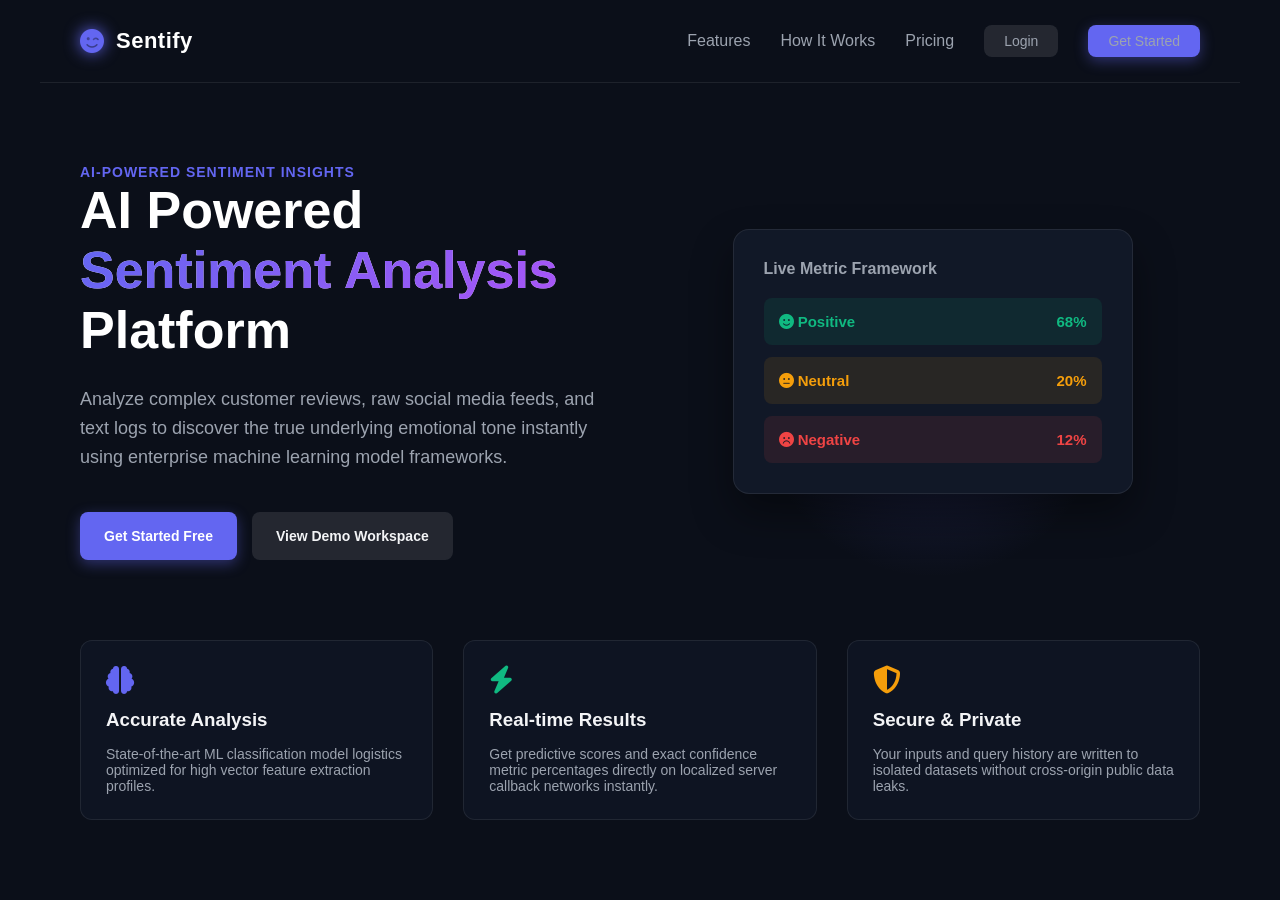
<file: frontend/index.html>
<!DOCTYPE html>
<html lang="en">
<head>
    <meta charset="UTF-8">
    <meta name="viewport" content="width=device-width, initial-scale=1.0">
    <title>Sentify - AI Powered Sentiment Analysis Platform</title>
    <link rel="stylesheet" href="css/style.css">
    <link rel="stylesheet" href="https://cdnjs.cloudflare.com/ajax/libs/font-awesome/6.4.0/css/all.min.css">
    <style>
        /* Specific Landing Page Configurations */
        .landing-hero {
            display: flex;
            align-items: center;
            justify-content: space-between;
            max-width: 1200px;
            margin: 80px auto;
            padding: 0 40px;
            gap: 50px;
        }
        .hero-text { flex: 1; }
        .hero-text h1 {
            font-size: 52px;
            font-weight: 800;
            line-height: 1.15;
            margin-bottom: 25px;
            background: linear-gradient(135deg, #fff 60%, #9ca3af);
            -webkit-background-clip: text;
            -webkit-text-fill-color: transparent;
        }
        .hero-text h1 span {
            background: linear-gradient(135deg, #6366f1, #a855f7);
            -webkit-background-clip: text;
            -webkit-text-fill-color: transparent;
        }
        .hero-text p {
            font-size: 18px;
            color: var(--text-muted);
            margin-bottom: 40px;
            line-height: 1.6;
        }
        .hero-visual {
            flex: 1;
            display: flex;
            justify-content: center;
            position: relative;
        }
        .globe-glow {
            width: 350px;
            height: 350px;
            border-radius: 50%;
            background: radial-gradient(circle, rgba(99,102,241,0.2) 0%, transparent 70%);
            position: absolute;
            z-index: 1;
            animation: pulse 4s infinite alternate;
        }
        .mock-card-container {
            position: relative;
            z-index: 2;
            background: var(--sidebar-bg);
            border: 1px solid var(--border-color);
            padding: 30px;
            border-radius: 16px;
            box-shadow: 0 20px 40px rgba(0,0,0,0.4);
            width: 100%;
            max-width: 400px;
        }
        .navbar-landing {
            display: flex;
            justify-content: space-between;
            align-items: center;
            max-width: 1200px;
            margin: 0 auto;
            padding: 25px 40px;
            border-bottom: 1px solid var(--border-color);
        }
        .nav-links { display: flex; gap: 30px; align-items: center; }
        .nav-links a { color: var(--text-muted); text-decoration: none; font-weight: 500; transition: color 0.3s;}
        .nav-links a:hover { color: white; }
        @keyframes pulse {
            0% { transform: scale(0.95); opacity: 0.6; }
            100% { transform: scale(1.05); opacity: 0.9; }
        }
    </style>
</head>
<body style="background-color: #0b0f19;">

    <header class="navbar-landing">
        <div class="logo">
            <i class="fa-solid fa-face-smile-wink brand-icon"></i>
            <h2 style="color: white;">Sentify</h2>
        </div>
        <nav class="nav-links">
            <a href="#">Features</a>
            <a href="#">How It Works</a>
            <a href="#">Pricing</a>
            <a href="auth.html" class="btn btn-secondary" style="padding: 8px 20px; margin:0;">Login</a>
            <a href="dashboard.html" class="btn btn-primary" style="padding: 8px 20px; margin:0;">Get Started</a>
        </nav>
    </header>

    <main class="landing-hero">
        <div class="hero-text">
            <span style="color: var(--accent-purple); font-weight: 700; letter-spacing: 1px; text-transform: uppercase; font-size: 14px;">AI-Powered Sentiment Insights</span>
            <h1>AI Powered <br><span>Sentiment Analysis</span> Platform</h1>
            <p>Analyze complex customer reviews, raw social media feeds, and text logs to discover the true underlying emotional tone instantly using enterprise machine learning model frameworks.</p>
            <div class="btn-group">
                <a href="dashboard.html" class="btn btn-primary" style="text-decoration: none; display: inline-block; line-height: 24px;">Get Started Free</a>
                <a href="dashboard.html" class="btn btn-secondary" style="text-decoration: none; display: inline-block; line-height: 24px;">View Demo Workspace</a>
            </div>
        </div>

        <div class="hero-visual">
            <div class="globe-glow"></div>
            <div class="mock-card-container">
                <h3 style="font-size: 16px; margin-bottom: 20px; color: var(--text-muted);">Live Metric Framework</h3>
                <div class="badge positive" style="display: flex; justify-content: space-between; padding: 15px; margin-bottom: 12px; font-size: 15px; border-radius: 8px;">
                    <span><i class="fa-solid fa-face-smile"></i> Positive</span> <span>68%</span>
                </div>
                <div class="badge neutral" style="display: flex; justify-content: space-between; padding: 15px; margin-bottom: 12px; font-size: 15px; border-radius: 8px;">
                    <span><i class="fa-solid fa-face-meh"></i> Neutral</span> <span>20%</span>
                </div>
                <div class="badge negative" style="display: flex; justify-content: space-between; padding: 15px; font-size: 15px; border-radius: 8px;">
                    <span><i class="fa-solid fa-face-frown"></i> Negative</span> <span>12%</span>
                </div>
            </div>
        </div>
    </main>

    <section style="display: grid; grid-template-columns: repeat(3, 1fr); max-width: 1200px; margin: 40px auto; padding: 0 40px; gap: 30px;">
        <div class="card" style="flex-direction: column; align-items: flex-start; gap: 15px;">
            <i class="fa-solid fa-brain" style="font-size: 28px; color: var(--accent-purple);"></i>
            <h3>Accurate Analysis</h3>
            <p style="color: var(--text-muted); font-size: 14px;">State-of-the-art ML classification model logistics optimized for high vector feature extraction profiles.</p>
        </div>
        <div class="card" style="flex-direction: column; align-items: flex-start; gap: 15px;">
            <i class="fa-solid fa-bolt" style="font-size: 28px; color: var(--color-pos);"></i>
            <h3>Real-time Results</h3>
            <p style="color: var(--text-muted); font-size: 14px;">Get predictive scores and exact confidence metric percentages directly on localized server callback networks instantly.</p>
        </div>
        <div class="card" style="flex-direction: column; align-items: flex-start; gap: 15px;">
            <i class="fa-solid fa-shield-halved" style="font-size: 28px; color: var(--color-neu);"></i>
            <h3>Secure & Private</h3>
            <p style="color: var(--text-muted); font-size: 14px;">Your inputs and query history are written to isolated datasets without cross-origin public data leaks.</p>
        </div>
    </section>

</body>
</html>
</file>
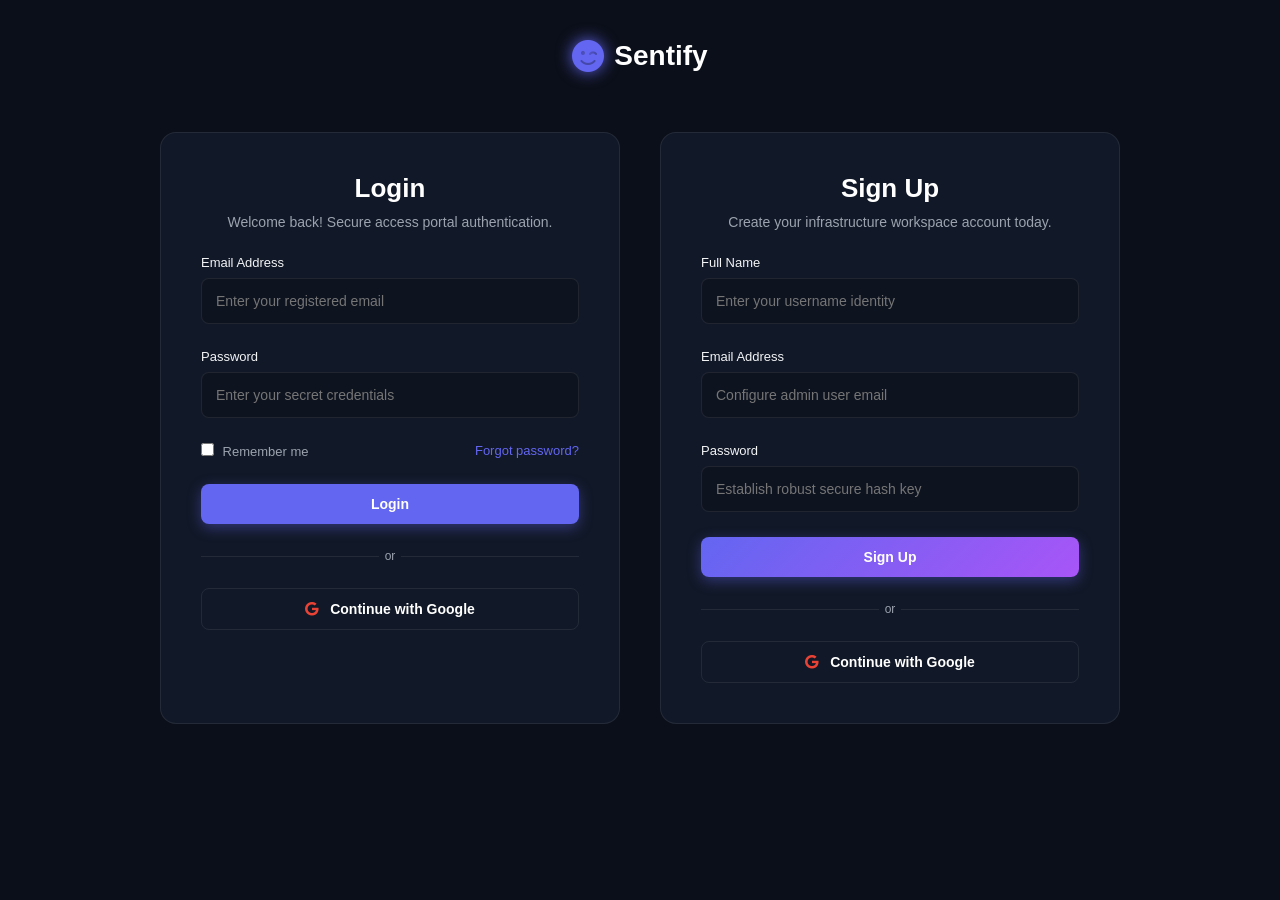
<file: frontend/auth.html>
<!DOCTYPE html>
<html lang="en">
<head>
    <meta charset="UTF-8">
    <meta name="viewport" content="width=device-width, initial-scale=1.0">
    <title>Sentify - Gateway Access Portal</title>
    <link rel="stylesheet" href="css/style.css">
    <link rel="stylesheet" href="https://cdnjs.cloudflare.com/ajax/libs/font-awesome/6.4.0/css/all.min.css">
    <style>
        .auth-master-wrap {
            display: grid;
            grid-template-columns: 1fr 1fr;
            max-width: 1000px;
            margin: 60px auto;
            gap: 40px;
            padding: 0 20px;
        }
        .auth-form-panel {
            background-color: var(--sidebar-bg);
            border: 1px solid var(--border-color);
            border-radius: 16px;
            padding: 40px;
            display: flex;
            flex-direction: column;
            gap: 25px;
        }
        .auth-form-panel h2 { text-align: center; font-size: 26px; font-weight: 700;}
        .auth-form-panel p { text-align: center; color: var(--text-muted); font-size: 14px; margin-top: -15px; }
        .input-wrapper { display: flex; flex-direction: column; gap: 8px; }
        .input-wrapper label { font-size: 13px; font-weight: 500; color: var(--text-main); }
        .input-wrapper input {
            background: rgba(0,0,0,0.2);
            border: 1px solid var(--border-color);
            padding: 14px;
            border-radius: 8px;
            color: white;
            font-size: 14px;
            outline: none;
            transition: border 0.3s;
        }
        .input-wrapper input:focus { border-color: var(--accent-purple); }
        .google-btn {
            background: transparent;
            border: 1px solid var(--border-color);
            color: white;
            display: flex;
            align-items: center;
            justify-content: center;
            gap: 12px;
            font-weight: 600;
        }
        .google-btn:hover { background: rgba(255,255,255,0.05); }
        .divider {
            display: flex;
            align-items: center;
            text-align: center;
            color: var(--text-muted);
            font-size: 12px;
        }
        .divider::before, .divider::after {
            content: '';
            flex: 1;
            border-bottom: 1px solid var(--border-color);
        }
        .divider:not(:empty)::before { margin-right: .5em; }
        .divider:not(:empty)::after { margin-left: .5em; }
    </style>
</head>
<body style="background-color: #0b0f19; color: white;">

    <div style="text-align: center; margin-top: 40px;">
        <a href="index.html" style="text-decoration: none; color: white; display: inline-flex; align-items: center; gap: 10px;">
            <i class="fa-solid fa-face-smile-wink brand-icon" style="font-size: 32px;"></i>
            <h1 style="font-size: 28px; font-weight: 800;">Sentify</h1>
        </a>
    </div>

    <main class="auth-master-wrap">
        <div class="auth-form-panel">
            <h2>Login</h2>
            <p>Welcome back! Secure access portal authentication.</p>
            
            <div class="input-wrapper">
                <label>Email Address</label>
                <input type="email" placeholder="Enter your registered email">
            </div>
            <div class="input-wrapper">
                <label>Password</label>
                <input type="password" placeholder="Enter your secret credentials">
            </div>

            <div style="display: flex; justify-content: space-between; font-size: 13px; color: var(--text-muted);">
                <label style="cursor: pointer;"><input type="checkbox" style="margin-right: 5px;"> Remember me</label>
                <a href="#" style="color: var(--accent-purple); text-decoration: none;">Forgot password?</a>
            </div>

            <a href="dashboard.html" class="btn btn-primary" style="text-align: center; text-decoration: none;">Login</a>
            <div class="divider">or</div>
            <button class="btn google-btn"><i class="fa-brands fa-google" style="color: #ea4335;"></i> Continue with Google</button>
        </div>

        <div class="auth-form-panel">
            <h2>Sign Up</h2>
            <p>Create your infrastructure workspace account today.</p>

            <div class="input-wrapper">
                <label>Full Name</label>
                <input type="text" placeholder="Enter your username identity">
            </div>
            <div class="input-wrapper">
                <label>Email Address</label>
                <input type="email" placeholder="Configure admin user email">
            </div>
            <div class="input-wrapper">
                <label>Password</label>
                <input type="password" placeholder="Establish robust secure hash key">
            </div>

            <a href="dashboard.html" class="btn btn-primary" style="text-align: center; text-decoration: none; background: linear-gradient(135deg, #6366f1, #a855f7);">Sign Up</a>
            <div class="divider">or</div>
            <button class="btn google-btn"><i class="fa-brands fa-google" style="color: #ea4335;"></i> Continue with Google</button>
        </div>
    </main>

</body>
</html>
</file>
<file: frontend/css/style.css>
/* --- GLOBAL VARIABLES (Sentify Enterprise Dark Theme Palette) --- */
:root {
    /* Application Structural Base Canvas Tones */
    --bg-dark: #0b0f19;
    --sidebar-bg: #111827;
    --card-bg: rgba(17, 24, 39, 0.7);
    --border-color: rgba(255, 255, 255, 0.08);
    
    /* Typography Component Gradients */
    --text-main: #f3f4f6;
    --text-muted: #9ca3af;
    
    /* Brand Accent Telemetry & Glow Constants */
    --accent-purple: #6366f1;
    --accent-glow: rgba(99, 102, 241, 0.15);
    
    /* Strict Semantic Class Mapping Configurations */
    --color-pos: #10b981;
    --color-neu: #f59e0b;
    --color-neg: #ef4444;
}

/* --- RESET & BASE SYSTEM STYLES --- */
* {
    margin: 0;
    padding: 0;
    box-sizing: border-box;
    font-family: 'Segoe UI', Roboto, Helvetica, Arial, sans-serif;
}

body {
    background-color: var(--bg-dark);
    color: var(--text-main);
    overflow-x: hidden;
}

/* --- MASTER VIEWPORT CONFIGURATION --- */
.app-container {
    display: flex;
    min-height: 100vh;
}

/* --- SIDEBAR APPLICATION NAVIGATION PANEL --- */
.sidebar {
    width: 260px;
    background-color: var(--sidebar-bg);
    border-right: 1px solid var(--border-color);
    padding: 25px 20px;
    display: flex;
    flex-direction: column;
    gap: 40px;
}

/* Identity Branding Configurations */
.logo {
    display: flex;
    align-items: center;
    gap: 12px;
}

.brand-icon {
    font-size: 24px;
    color: var(--accent-purple);
    filter: drop-shadow(0 0 8px var(--accent-purple));
}

.logo h2 {
    font-size: 22px;
    font-weight: 700;
    letter-spacing: 0.5px;
}

/* Navigation Interface Component Links */
.menu {
    display: flex;
    flex-direction: column;
    gap: 10px;
}

.menu a {
    display: flex;
    align-items: center;
    gap: 15px;
    color: var(--text-muted);
    text-decoration: none;
    padding: 12px 15px;
    border-radius: 8px;
    font-weight: 500;
    transition: all 0.3s ease;
}

/* Interactive Hover & Activation Route States */
.menu a:hover, .menu a.active {
    color: var(--text-main);
    background-color: rgba(255, 255, 255, 0.05);
}

.menu a.active {
    border-left: 4px solid var(--accent-purple);
    background-color: rgba(99, 102, 241, 0.1);
}

/* --- MAIN WORKSPACE VIEWS --- */
.main-content {
    flex: 1;
    padding: 40px;
    display: flex;
    flex-direction: column;
    gap: 30px;
}

/* System Workspace Header Management */
.top-header {
    display: flex;
    justify-content: space-between;
    align-items: center;
}

.top-header h1 {
    font-size: 28px;
    font-weight: 600;
}

/* Account Identity Profiling Node */
.user-profile {
    display: flex;
    align-items: center;
    gap: 20px;
    font-size: 20px;
    color: var(--text-muted);
}

.avatar {
    width: 40px;
    height: 40px;
    border-radius: 50%;
    background: linear-gradient(135deg, #6366f1, #a855f7);
    color: white;
    font-size: 14px;
    font-weight: bold;
    display: flex;
    align-items: center;
    justify-content: center;
    border: 2px solid rgba(255, 255, 255, 0.1);
}

/* --- TELEMETRY & ANALYTICS METRIC CARDS --- */
.stats-grid {
    display: grid;
    grid-template-columns: repeat(auto-fit, minmax(220px, 1fr));
    gap: 20px;
}

.card {
    background-color: var(--card-bg);
    border: 1px solid var(--border-color);
    padding: 25px;
    border-radius: 12px;
    display: flex;
    justify-content: space-between;
    align-items: center;
    backdrop-filter: blur(10px); /* Premium glassmorphism layout filter effect */
    transition: transform 0.3s ease;
}

.card:hover {
    transform: translateY(-5px); /* Micro-interaction dynamic shifting on hover */
}

.card-info h3 {
    font-size: 14px;
    color: var(--text-muted);
    font-weight: 500;
    margin-bottom: 8px;
}

.card-info p {
    font-size: 28px;
    font-weight: 700;
}

.card .icon {
    font-size: 32px;
    opacity: 0.8;
}

/* Semantic Card Color Assignment Schemes */
.card.total .icon { color: var(--accent-purple); }
.card.positive .icon { color: var(--color-pos); }
.card.neutral .icon { color: var(--color-neu); }
.card.negative .icon { color: var(--color-neg); }

/* --- TWO-COLUMN PRODUCTION WORKSPACE SECTIONS --- */
.workspace-section {
    display: grid;
    grid-template-columns: 1.6fr 1fr;
    gap: 25px;
}

.input-box, .result-box, .history-section {
    background-color: var(--card-bg);
    border: 1px solid var(--border-color);
    padding: 25px;
    border-radius: 12px;
    backdrop-filter: blur(10px);
}

.input-box h2, .result-box h2, .history-section h2 {
    font-size: 18px;
    font-weight: 600;
    margin-bottom: 20px;
    display: flex;
    align-items: center;
    gap: 10px;
}

/* Interactive Input Console Panel */
textarea {
    width: 100%;
    height: 160px;
    background-color: rgba(0, 0, 0, 0.2);
    border: 1px solid var(--border-color);
    border-radius: 8px;
    padding: 15px;
    color: var(--text-main);
    font-size: 15px;
    resize: none;
    outline: none;
    transition: border-color 0.3s ease;
}

textarea:focus {
    border-color: var(--accent-purple);
    box-shadow: 0 0 10px var(--accent-glow);
}

/* Execution Button Interface Hub */
.btn-group {
    display: flex;
    gap: 15px;
    margin-top: 15px;
}

.btn {
    padding: 12px 24px;
    font-size: 14px;
    font-weight: 600;
    border-radius: 8px;
    cursor: pointer;
    border: none;
    transition: all 0.3s ease;
}

.btn-primary {
    background-color: var(--accent-purple);
    color: white;
    box-shadow: 0 4px 14px rgba(99, 102, 241, 0.4);
}

.btn-primary:hover {
    background-color: #4f46e5;
    transform: translateY(-2px);
}

.btn-secondary {
    background-color: rgba(255, 255, 255, 0.1);
    color: var(--text-main);
}

.btn-secondary:hover {
    background-color: rgba(255, 255, 255, 0.15);
}

/* --- ML REAL-TIME OUTPUT CONTAINER --- */
.result-box {
    display: flex;
    flex-direction: column;
}

.placeholder-text {
    color: var(--text-muted);
    font-size: 14px;
    text-align: center;
    margin: auto 0;
}

.result-display {
    display: flex;
    flex-direction: column;
    align-items: center;
    justify-content: center;
    gap: 25px;
    margin: auto 0;
}

.sentiment-tag {
    font-size: 22px;
    font-weight: 700;
    padding: 8px 24px;
    border-radius: 30px;
    text-transform: uppercase;
    letter-spacing: 1px;
}

/* Dynamic State Semantic Layout Class Utilities */
.tag-positive { background-color: rgba(16, 185, 129, 0.15); color: var(--color-pos); border: 1px solid var(--color-pos); }
.tag-neutral { background-color: rgba(245, 158, 11, 0.15); color: var(--color-neu); border: 1px solid var(--color-neu); }
.tag-negative { background-color: rgba(239, 68, 68, 0.15); color: var(--color-neg); border: 1px solid var(--color-neg); }

/* Model Confidence Telemetry Ring */
.progress-ring-container {
    position: relative;
    width: 140px;
    height: 140px;
    border-radius: 50%;
    background: radial-gradient(var(--sidebar-bg) 60%, transparent 61%), 
                conic-gradient(var(--accent-purple) 0%, var(--border-color) 0%);
    display: flex;
    flex-direction: column;
    align-items: center;
    justify-content: center;
    border: 1px solid var(--border-color);
    box-shadow: 0 0 20px rgba(99, 102, 241, 0.2);
}

.percentage-text {
    font-size: 26px;
    font-weight: 700;
}

.sub-text {
    font-size: 11px;
    color: var(--text-muted);
}

/* Visibility Control Layer */
.hidden { display: none !important; }

/* --- ASYNC SESSION HISTORY TRACKING TABLES --- */
.table-container {
    overflow-x: auto;
    margin-top: 10px;
}

table {
    width: 100%;
    border-collapse: collapse;
    text-align: left;
}

th {
    color: var(--text-muted);
    font-weight: 500;
    font-size: 14px;
    padding: 12px 15px;
    border-bottom: 1px solid var(--border-color);
}

td {
    padding: 15px;
    font-size: 14px;
    border-bottom: 1px solid var(--border-color);
    color: var(--text-main);
}

tr:last-child td {
    border-bottom: none;
}

/* Structural Badges for Data Table Categorization */
.badge {
    padding: 4px 10px;
    border-radius: 6px;
    font-size: 12px;
    font-weight: 600;
}
.badge.positive { background-color: rgba(16, 185, 129, 0.1); color: var(--color-pos); }
.badge.neutral { background-color: rgba(245, 158, 11, 0.1); color: var(--color-neu); }
.badge.negative { background-color: rgba(239, 68, 68, 0.1); color: var(--color-neg); }
</file>
